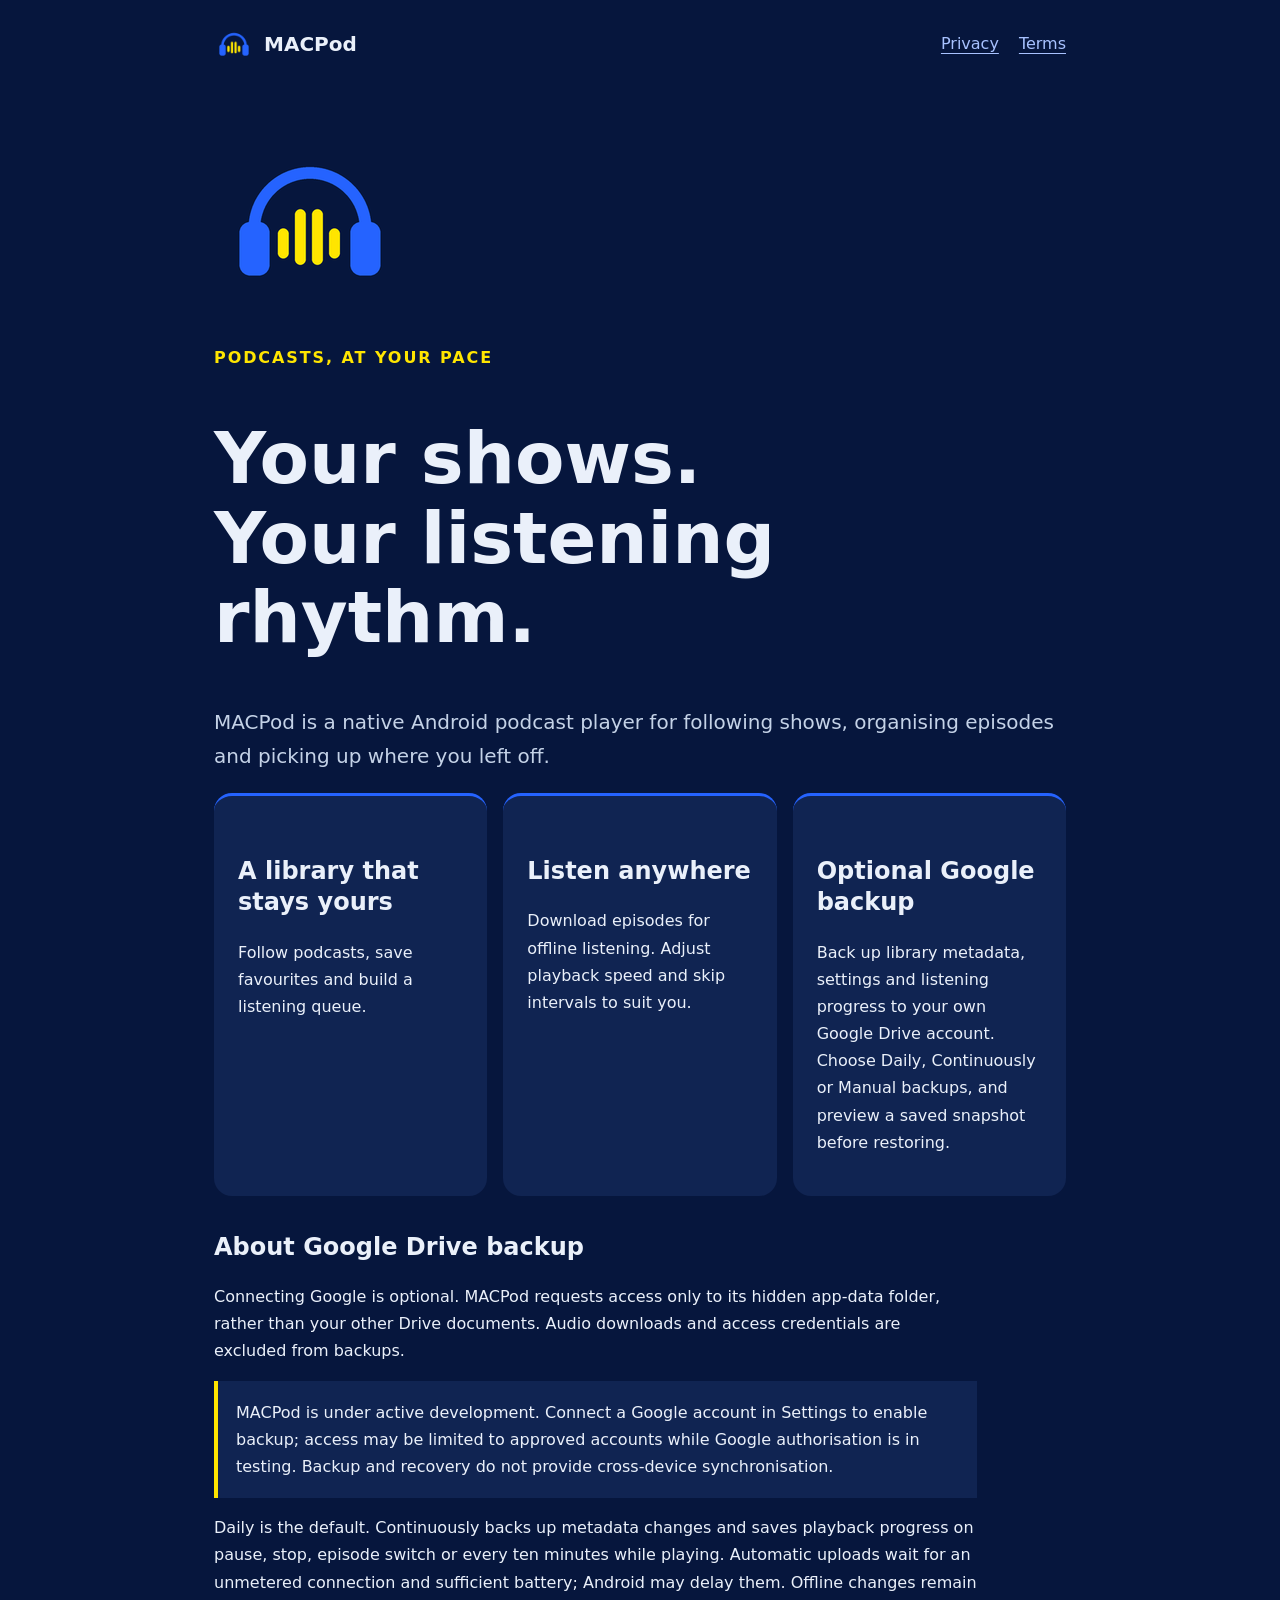
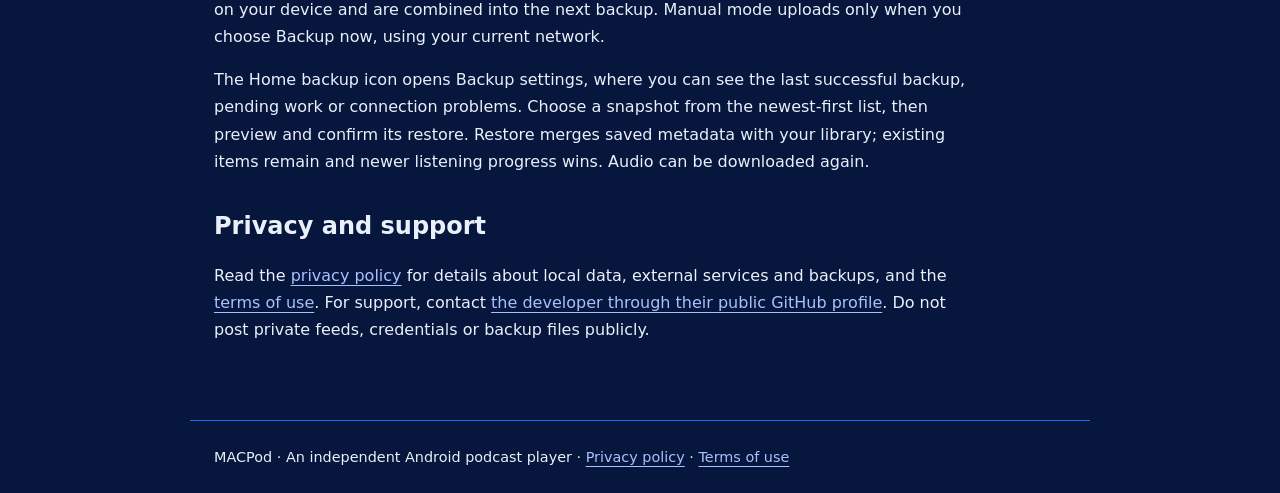
<file: index.html>
<!doctype html>
<html lang="en"><head><meta charset="utf-8"><meta name="viewport" content="width=device-width,initial-scale=1"><meta name="description" content="MACPod, an Android podcast player with offline listening and optional Google Drive backup."><title>Listen your way | MACPod</title><link rel="stylesheet" href="styles.css"><link rel="icon" type="image/png" href="assets/macpod-logo.png"></head><body><header><nav aria-label="Main navigation"><a class="brand" href="index.html"><img src="assets/macpod-logo.png" width="48" height="48" alt="">MACPod</a><a href="privacy.html">Privacy</a><a href="terms.html">Terms</a></nav></header><main><img class="hero-logo" src="assets/macpod-logo.png" width="192" height="192" alt="MACPod: blue headphones with four yellow waveform bars"><p class="tag">Podcasts, at your pace</p><h1>Your shows.<br>Your listening rhythm.</h1><p class="lead">MACPod is a native Android podcast player for following shows, organising episodes and picking up where you left off.</p><div class="grid"><section class="card"><h2>A library that stays yours</h2><p>Follow podcasts, save favourites and build a listening queue.</p></section><section class="card"><h2>Listen anywhere</h2><p>Download episodes for offline listening. Adjust playback speed and skip intervals to suit you.</p></section><section class="card"><h2>Optional Google backup</h2><p>Back up library metadata, settings and listening progress to your own Google Drive account. Choose Daily, Continuously or Manual backups, and preview a saved snapshot before restoring.</p></section></div><h2>About Google Drive backup</h2><p>Connecting Google is optional. MACPod requests access only to its hidden app-data folder, rather than your other Drive documents. Audio downloads and access credentials are excluded from backups.</p><p class="notice">MACPod is under active development. Connect a Google account in Settings to enable backup; access may be limited to approved accounts while Google authorisation is in testing. Backup and recovery do not provide cross-device synchronisation.</p><p>Daily is the default. Continuously backs up metadata changes and saves playback progress on pause, stop, episode switch or every ten minutes while playing. Automatic uploads wait for an unmetered connection and sufficient battery; Android may delay them. Offline changes remain on your device and are combined into the next backup. Manual mode uploads only when you choose Backup now, using your current network.</p><p>The Home backup icon opens Backup settings, where you can see the last successful backup, pending work or connection problems. Choose a snapshot from the newest-first list, then preview and confirm its restore. Restore merges saved metadata with your library; existing items remain and newer listening progress wins. Audio can be downloaded again.</p><h2>Privacy and support</h2><p>Read the <a href="privacy.html">privacy policy</a> for details about local data, external services and backups, and the <a href="terms.html">terms of use</a>. For support, contact <a href="https://github.com/MiguelArriaga">the developer through their public GitHub profile</a>. Do not post private feeds, credentials or backup files publicly.</p></main><footer>MACPod · An independent Android podcast player · <a href="privacy.html">Privacy policy</a> · <a href="terms.html">Terms of use</a></footer></body></html>
</file>
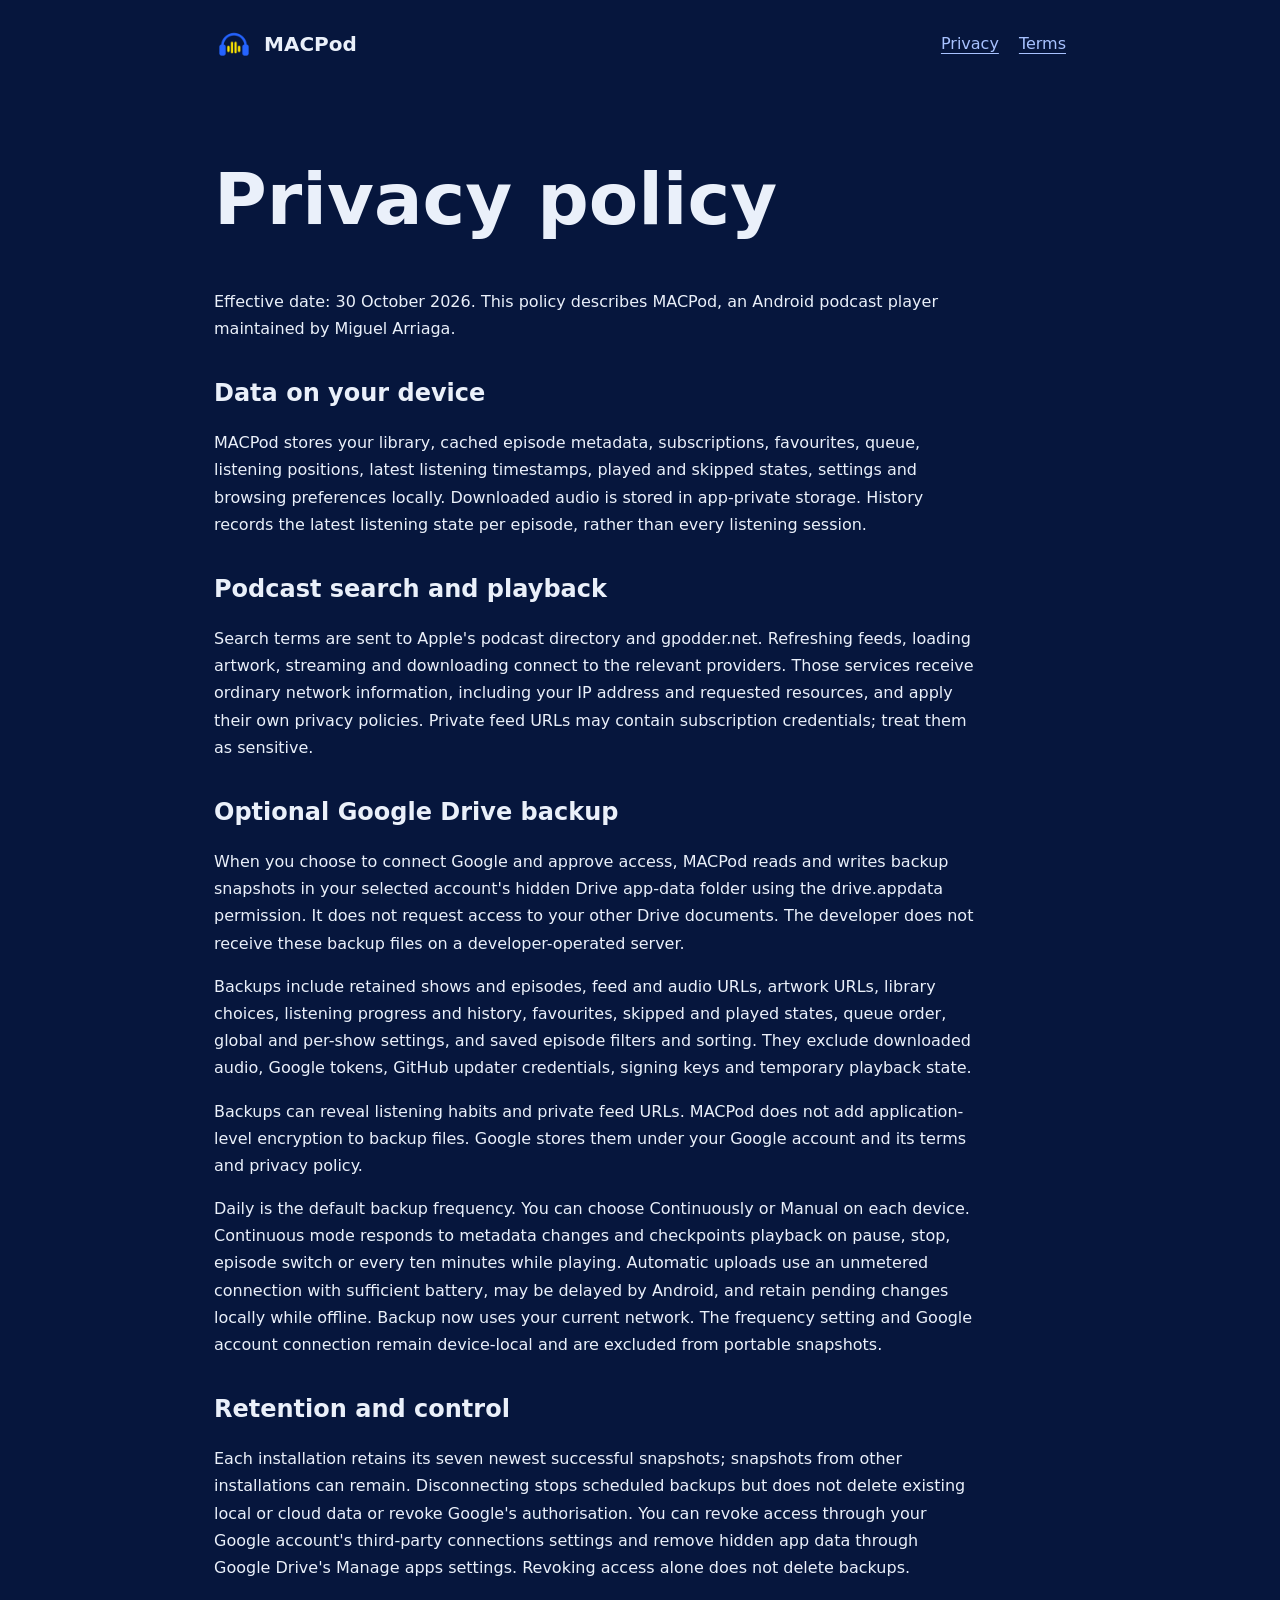
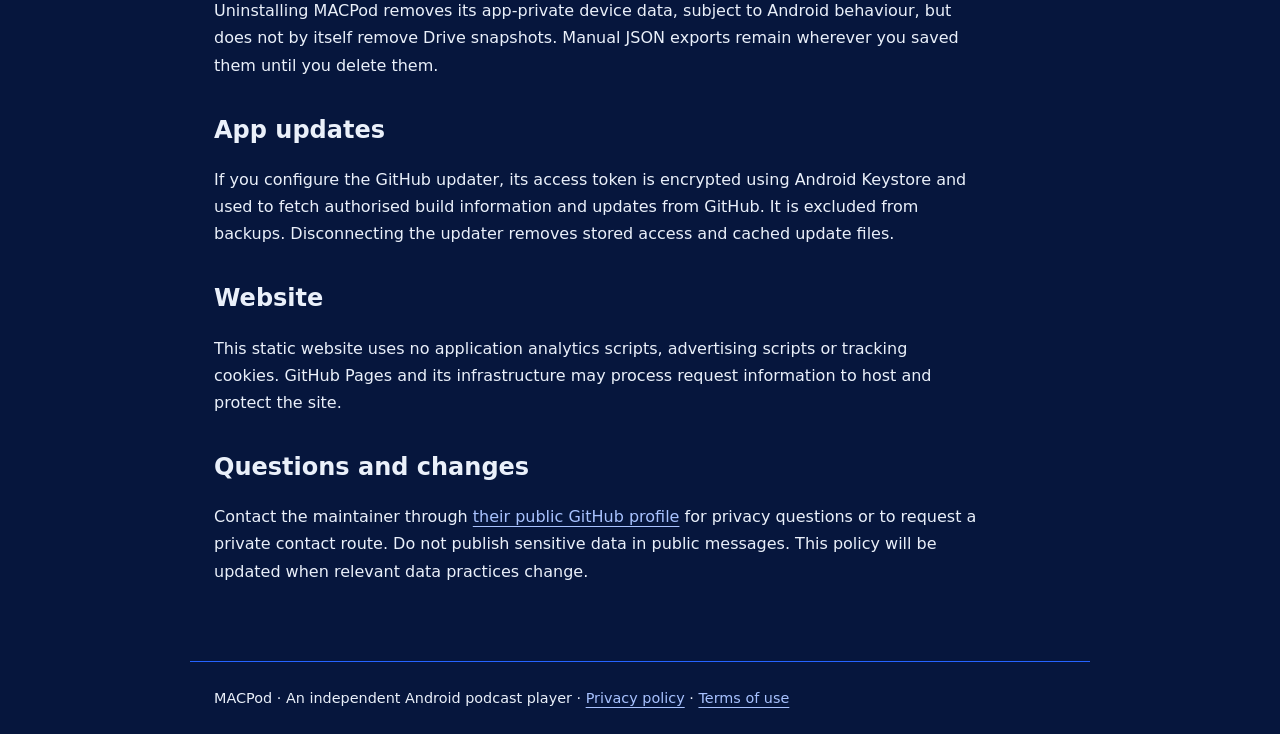
<file: privacy.html>
<!doctype html>
<html lang="en"><head><meta charset="utf-8"><meta name="viewport" content="width=device-width,initial-scale=1"><meta name="description" content="MACPod, an Android podcast player with offline listening and optional Google Drive backup."><title>Privacy policy | MACPod</title><link rel="stylesheet" href="styles.css"><link rel="icon" type="image/png" href="assets/macpod-logo.png"></head><body><header><nav aria-label="Main navigation"><a class="brand" href="index.html"><img src="assets/macpod-logo.png" width="48" height="48" alt="">MACPod</a><a href="privacy.html">Privacy</a><a href="terms.html">Terms</a></nav></header><main><h1>Privacy policy</h1><p>Effective date: 30 October 2026. This policy describes MACPod, an Android podcast player maintained by Miguel Arriaga.</p><h2>Data on your device</h2><p>MACPod stores your library, cached episode metadata, subscriptions, favourites, queue, listening positions, latest listening timestamps, played and skipped states, settings and browsing preferences locally. Downloaded audio is stored in app-private storage. History records the latest listening state per episode, rather than every listening session.</p><h2>Podcast search and playback</h2><p>Search terms are sent to Apple's podcast directory and gpodder.net. Refreshing feeds, loading artwork, streaming and downloading connect to the relevant providers. Those services receive ordinary network information, including your IP address and requested resources, and apply their own privacy policies. Private feed URLs may contain subscription credentials; treat them as sensitive.</p><h2>Optional Google Drive backup</h2><p>When you choose to connect Google and approve access, MACPod reads and writes backup snapshots in your selected account's hidden Drive app-data folder using the drive.appdata permission. It does not request access to your other Drive documents. The developer does not receive these backup files on a developer-operated server.</p><p>Backups include retained shows and episodes, feed and audio URLs, artwork URLs, library choices, listening progress and history, favourites, skipped and played states, queue order, global and per-show settings, and saved episode filters and sorting. They exclude downloaded audio, Google tokens, GitHub updater credentials, signing keys and temporary playback state.</p><p>Backups can reveal listening habits and private feed URLs. MACPod does not add application-level encryption to backup files. Google stores them under your Google account and its terms and privacy policy.</p><p>Daily is the default backup frequency. You can choose Continuously or Manual on each device. Continuous mode responds to metadata changes and checkpoints playback on pause, stop, episode switch or every ten minutes while playing. Automatic uploads use an unmetered connection with sufficient battery, may be delayed by Android, and retain pending changes locally while offline. Backup now uses your current network. The frequency setting and Google account connection remain device-local and are excluded from portable snapshots.</p><h2>Retention and control</h2><p>Each installation retains its seven newest successful snapshots; snapshots from other installations can remain. Disconnecting stops scheduled backups but does not delete existing local or cloud data or revoke Google's authorisation. You can revoke access through your Google account's third-party connections settings and remove hidden app data through Google Drive's Manage apps settings. Revoking access alone does not delete backups.</p><p>Uninstalling MACPod removes its app-private device data, subject to Android behaviour, but does not by itself remove Drive snapshots. Manual JSON exports remain wherever you saved them until you delete them.</p><h2>App updates</h2><p>If you configure the GitHub updater, its access token is encrypted using Android Keystore and used to fetch authorised build information and updates from GitHub. It is excluded from backups. Disconnecting the updater removes stored access and cached update files.</p><h2>Website</h2><p>This static website uses no application analytics scripts, advertising scripts or tracking cookies. GitHub Pages and its infrastructure may process request information to host and protect the site.</p><h2>Questions and changes</h2><p>Contact the maintainer through <a href="https://github.com/MiguelArriaga">their public GitHub profile</a> for privacy questions or to request a private contact route. Do not publish sensitive data in public messages. This policy will be updated when relevant data practices change.</p></main><footer>MACPod · An independent Android podcast player · <a href="privacy.html">Privacy policy</a> · <a href="terms.html">Terms of use</a></footer></body></html>
</file>
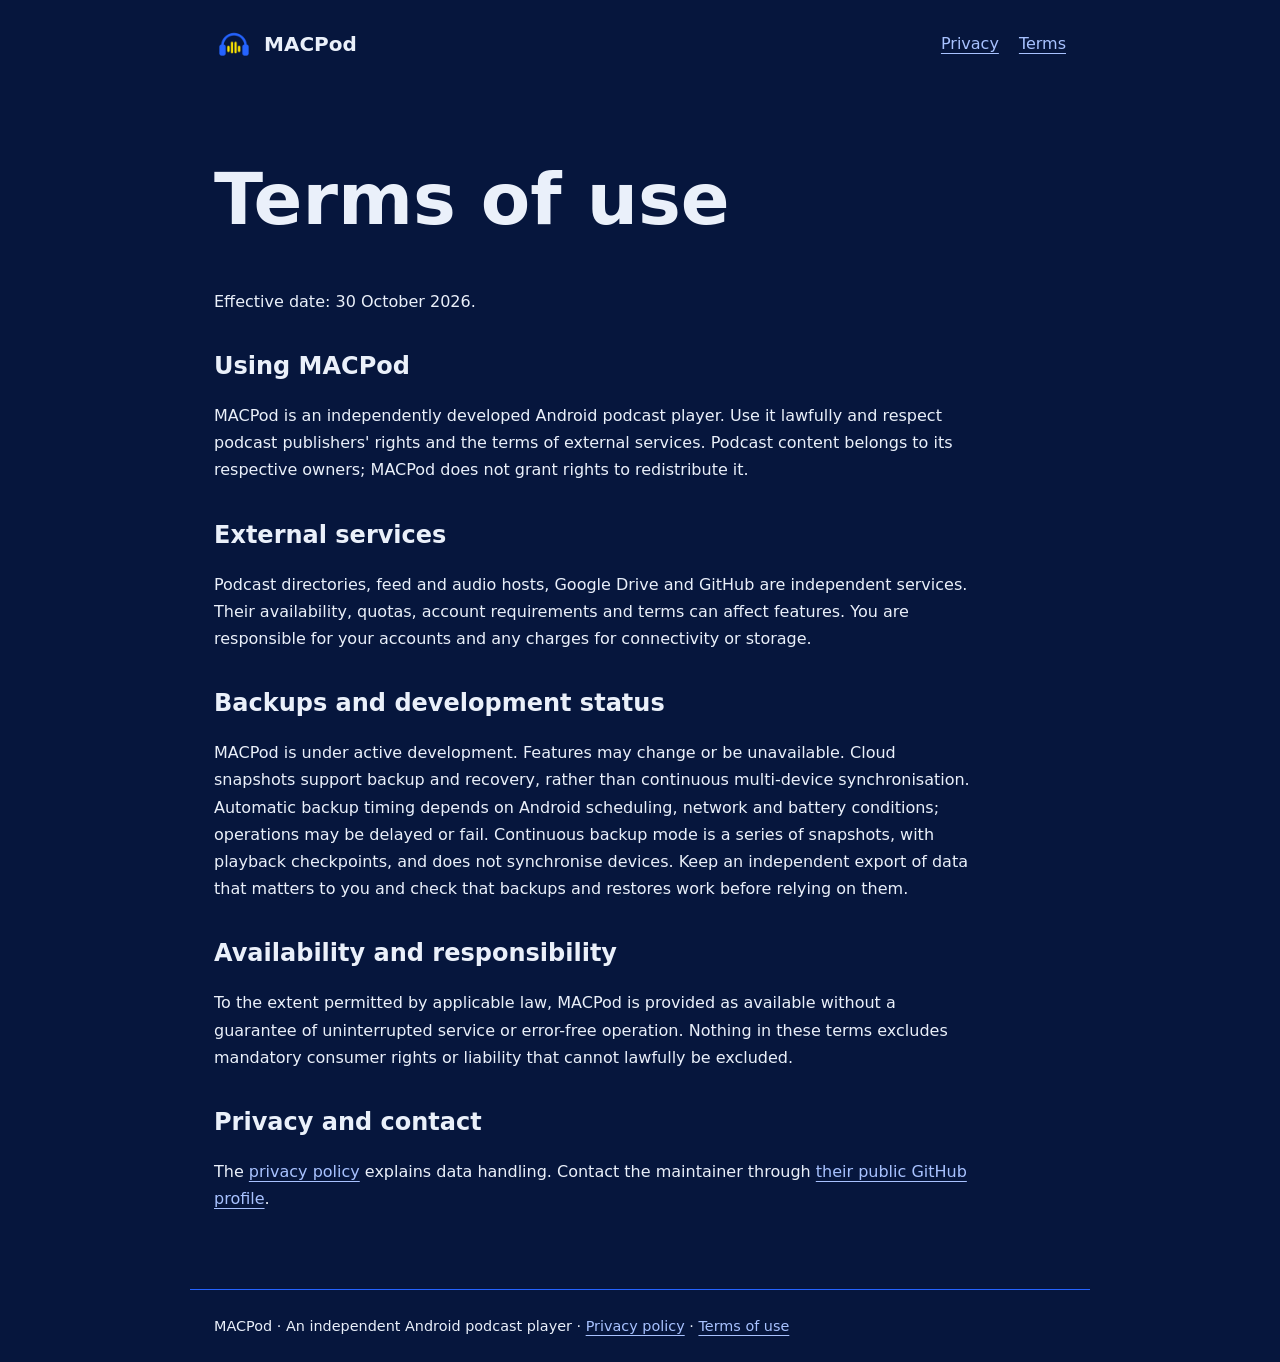
<file: terms.html>
<!doctype html>
<html lang="en"><head><meta charset="utf-8"><meta name="viewport" content="width=device-width,initial-scale=1"><meta name="description" content="MACPod, an Android podcast player with offline listening and optional Google Drive backup."><title>Terms of use | MACPod</title><link rel="stylesheet" href="styles.css"><link rel="icon" type="image/png" href="assets/macpod-logo.png"></head><body><header><nav aria-label="Main navigation"><a class="brand" href="index.html"><img src="assets/macpod-logo.png" width="48" height="48" alt="">MACPod</a><a href="privacy.html">Privacy</a><a href="terms.html">Terms</a></nav></header><main><h1>Terms of use</h1><p>Effective date: 30 October 2026.</p><h2>Using MACPod</h2><p>MACPod is an independently developed Android podcast player. Use it lawfully and respect podcast publishers' rights and the terms of external services. Podcast content belongs to its respective owners; MACPod does not grant rights to redistribute it.</p><h2>External services</h2><p>Podcast directories, feed and audio hosts, Google Drive and GitHub are independent services. Their availability, quotas, account requirements and terms can affect features. You are responsible for your accounts and any charges for connectivity or storage.</p><h2>Backups and development status</h2><p>MACPod is under active development. Features may change or be unavailable. Cloud snapshots support backup and recovery, rather than continuous multi-device synchronisation. Automatic backup timing depends on Android scheduling, network and battery conditions; operations may be delayed or fail. Continuous backup mode is a series of snapshots, with playback checkpoints, and does not synchronise devices. Keep an independent export of data that matters to you and check that backups and restores work before relying on them.</p><h2>Availability and responsibility</h2><p>To the extent permitted by applicable law, MACPod is provided as available without a guarantee of uninterrupted service or error-free operation. Nothing in these terms excludes mandatory consumer rights or liability that cannot lawfully be excluded.</p><h2>Privacy and contact</h2><p>The <a href="privacy.html">privacy policy</a> explains data handling. Contact the maintainer through <a href="https://github.com/MiguelArriaga">their public GitHub profile</a>.</p></main><footer>MACPod · An independent Android podcast player · <a href="privacy.html">Privacy policy</a> · <a href="terms.html">Terms of use</a></footer></body></html>
</file>
<file: styles.css>
:root{color-scheme:dark;font-family:system-ui,sans-serif;background:#06163d;color:#eaf0fa}*{box-sizing:border-box}body{margin:0;line-height:1.7}header,main,footer{max-width:900px;margin:auto;padding:24px}nav{display:flex;flex-wrap:wrap;gap:24px}a{color:#a8c2ff;text-underline-offset:4px}a:focus-visible{outline:3px solid #FFE500;outline-offset:5px}h1{font-size:clamp(2.5rem,8vw,4.5rem);line-height:1.1}h2{line-height:1.3;margin-top:36px}.tag{color:#FFE500;font-weight:700;letter-spacing:.12em;text-transform:uppercase}.lead{font-size:1.25rem;color:#c4d2e7}.grid{display:grid;grid-template-columns:repeat(auto-fit,minmax(220px,1fr));gap:16px}.card{padding:24px;background:#102452;border-radius:18px}.notice{padding:18px;border-left:4px solid #FFE500;background:#102452}footer{border-top:1px solid #2563FF;font-size:.9rem}main{padding-bottom:60px}p,li{max-width:75ch}
nav{align-items:center}.brand{display:inline-flex;align-items:center;gap:12px;margin-right:auto;color:#eaf0fa;font-size:1.25rem;font-weight:750;text-decoration:none}.brand img{border-radius:12px}.hero-logo{display:block;width:clamp(120px,25vw,192px);height:auto;border-radius:32px;margin:12px 0 28px}.card{border-top:3px solid #2563FF}.tag{color:#FFE500}

/* Keep the wordmark and utility links on the same centre line. */
nav{display:grid;grid-template-columns:minmax(0,1fr) auto auto;align-items:center;column-gap:20px;row-gap:12px}
nav>a{align-self:center;line-height:1.25}
nav .brand{display:inline-grid;grid-template-columns:40px auto;align-items:center;justify-content:start;gap:10px;margin:0;min-width:0}
.brand img{display:block;width:40px;height:40px;border-radius:0}
.hero-logo{border-radius:0}
@media(max-width:360px){nav{column-gap:12px}.brand{font-size:1.1rem}nav .brand{grid-template-columns:32px auto;gap:6px}.brand img{width:32px;height:32px}}
</file>
